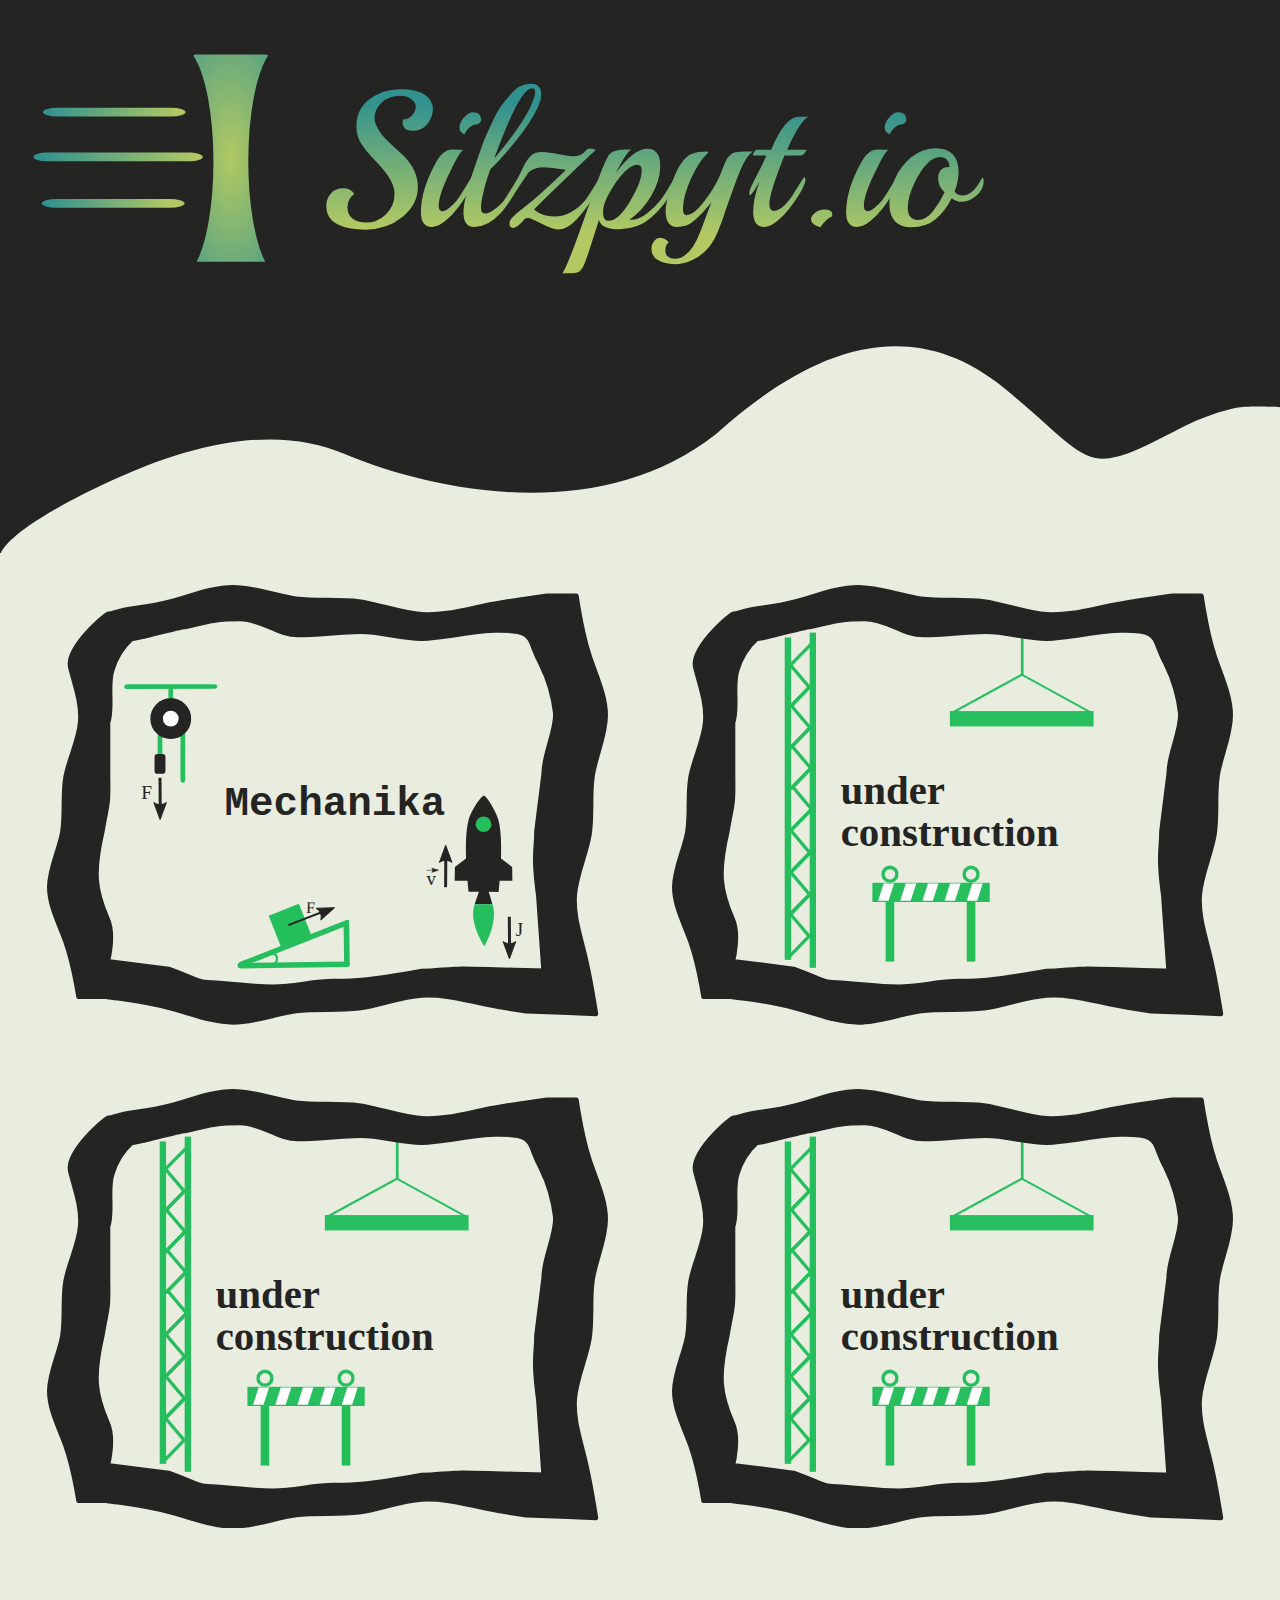
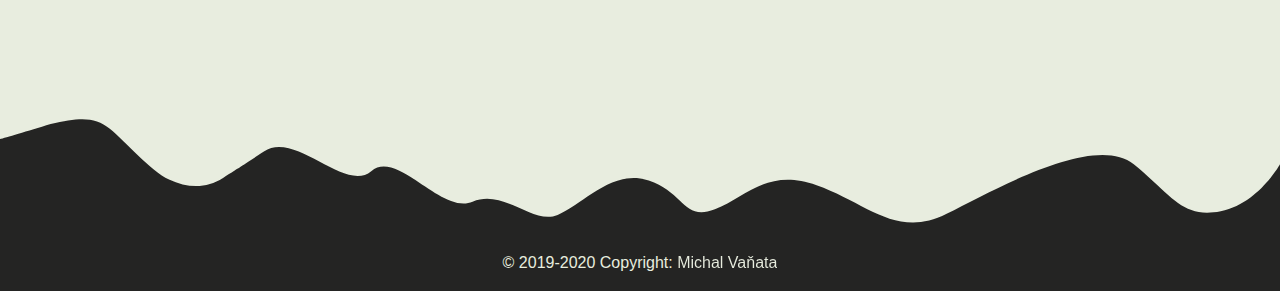
<file: index.html>
<!DOCTYPE html>
<html lang="en">
  <head>
    <meta charset="UTF-8" />
    <meta name="viewport" content="width=device-width, initial-scale=1.0" />
    <meta http-equiv="X-UA-Compatible" content="ie=edge" />
    <title>Silzpytio - fyzika názorně</title>
    <!-- Bootstrap CSS and JS -->
    <link rel="stylesheet" href="https://stackpath.bootstrapcdn.com/bootstrap/4.4.1/css/bootstrap.min.css" integrity="sha384-Vkoo8x4CGsO3+Hhxv8T/Q5PaXtkKtu6ug5TOeNV6gBiFeWPGFN9MuhOf23Q9Ifjh" crossorigin="anonymous" />
    <script src="https://code.jquery.com/jquery-3.4.1.slim.min.js" integrity="sha384-J6qa4849blE2+poT4WnyKhv5vZF5SrPo0iEjwBvKU7imGFAV0wwj1yYfoRSJoZ+n" crossorigin="anonymous"></script>
    <script src="https://cdn.jsdelivr.net/npm/popper.js@1.16.0/dist/umd/popper.min.js" integrity="sha384-Q6E9RHvbIyZFJoft+2mJbHaEWldlvI9IOYy5n3zV9zzTtmI3UksdQRVvoxMfooAo" crossorigin="anonymous"></script>
    <script src="https://stackpath.bootstrapcdn.com/bootstrap/4.4.1/js/bootstrap.min.js" integrity="sha384-wfSDF2E50Y2D1uUdj0O3uMBJnjuUD4Ih7YwaYd1iqfktj0Uod8GCExl3Og8ifwB6" crossorigin="anonymous"></script>
    <!-- Custom CSS-->
    <link href="style.css" rel="stylesheet" />
    <!-- On click animation on big logo on main page -->
    <script>
      "use strict";
      document.addEventListener("DOMContentLoaded", event => {
        let animationState = 0;
        document.getElementById("navlogo").addEventListener("click", animateLogo);

        function animateLogo() {
          if (animationState === 0) {
            let style = document.createElement("style");
            style.innerHTML = `
                     #silzpytio {
        -webkit-transition: all 0.3s ease-in;
        -moz-transition: all 0.3s ease-in;
        -o-transition: all 0.3s ease-in;
        transition: all 0.3s ease-in;
        transform: translate(0px, 0px);
      }
      #right_strokes {
  opacity: 1 !important;
}`;
            document.head.appendChild(style);
            animationState = 1;
            console.log("on");
          } else {
            let style = document.createElement("style");
            style.innerHTML = `
            #silzpytio {
  -webkit-transition: all 0.75s ease-in;
  -moz-transition: all 0.75s ease-in;
  -o-transition: all 0.75s ease-in;
  transition: all 0.75s ease-in;
  transform: translate(-20px, 0px);
}
#right_strokes {
  opacity: 0 !important;
}
`;
            document.head.appendChild(style);
            document.getElementById("wavebackground").style.color = "blue";
            animationState = 0;
            console.log("off");
          }
        }
      });
    </script>
    <!-- Making animatied selections -->
    <script src="./snap.svg-min.js"></script>
    <script src="./animations_index.js"></script>
  </head>

  <body>
    <!-- Fake navbar -->
    <div id="navlogo" class="fluid-container navlogo">
      <section class="wavebackground">
        <!-- Main page logo -->
        <svg xmlns:dc="http://purl.org/dc/elemeznts/1.1/" xmlns:cc="http://creativecommons.org/ns#" xmlns:rdf="http://www.w3.org/1999/02/22-rdf-syntax-ns#" xmlns:svg="http://www.w3.org/2000/svg" xmlns="http://www.w3.org/2000/svg" xmlns:xlink="http://www.w3.org/1999/xlink" xmlns:sodipodi="http://sodipodi.sourceforge.net/DTD/sodipodi-0.dtd" xmlns:inkscape="http://www.inkscape.org/namespaces/inkscape" viewBox="0 0 218.52306 43.200157" version="1.1" id="nav_logo" sodipodi:docname="logo_lens3.svg" inkscape:version="0.92.4 5da689c313, 2019-01-14">
          <defs id="defs2">
            <linearGradient inkscape:collect="always" id="linearGradient858">
              <stop style="stop-color:#31386d;stop-opacity:1;" offset="0" id="stop854" />
              <stop style="stop-color:#31386d;stop-opacity:0;" offset="1" id="stop856" />
            </linearGradient>
            <linearGradient inkscape:collect="always" id="linearGradient844">
              <stop style="stop-color:#b2c963;stop-opacity:1;" offset="0" id="stop840" />
              <stop style="stop-color:#32928f;stop-opacity:1" offset="1" id="stop842" />
            </linearGradient>
            <linearGradient inkscape:collect="always" xlink:href="#linearGradient844" id="linearGradient837" x1="128.94568" y1="35.058514" x2="129.38728" y2="12.932933" gradientUnits="userSpaceOnUse" gradientTransform="matrix(0.9996397,0,0,1.0003604,6.9156329,127.23116)" />
            <radialGradient inkscape:collect="always" xlink:href="#linearGradient844" id="radialGradient897" cx="41.731529" cy="149.132" fx="41.731529" fy="149.132" r="6.9056833" gradientTransform="matrix(2.1843285,-0.02523606,0.05700918,4.9344763,-57.925731,-585.7032)" gradientUnits="userSpaceOnUse" />
            <linearGradient inkscape:collect="always" xlink:href="#linearGradient844" id="linearGradient850" x1="31.265312" y1="157.04951" x2="9.453227" y2="157.04951" gradientUnits="userSpaceOnUse" />
            <linearGradient inkscape:collect="always" xlink:href="#linearGradient844" id="linearGradient852" x1="36.00613" y1="148.9257" x2="8.3783989" y2="148.9257" gradientUnits="userSpaceOnUse" />
            <linearGradient inkscape:collect="always" xlink:href="#linearGradient858" id="linearGradient860" x1="48.091244" y1="148.86039" x2="77.737423" y2="148.86039" gradientUnits="userSpaceOnUse" />
            <linearGradient inkscape:collect="always" xlink:href="#linearGradient844" id="linearGradient870" x1="122.84905" y1="-109.97355" x2="147.82011" y2="-109.97355" gradientUnits="userSpaceOnUse" />
            <linearGradient inkscape:collect="always" xlink:href="#linearGradient844" id="linearGradient876" x1="32.625175" y1="141.06805" x2="9.632864" y2="140.93881" gradientUnits="userSpaceOnUse" />
            <linearGradient inkscape:collect="always" xlink:href="#linearGradient844" id="linearGradient880" x1="-28.448082" y1="146.05313" x2="-3.4770122" y2="146.05313" gradientUnits="userSpaceOnUse" />
            <linearGradient inkscape:collect="always" xlink:href="#linearGradient844" id="linearGradient884" x1="48.091244" y1="148.8604" x2="77.737427" y2="148.8604" gradientUnits="userSpaceOnUse" />
          </defs>
          <sodipodi:namedview id="base" pagecolor="#ffffff" bordercolor="#666666" borderopacity="1.0" inkscape:pageopacity="0.0" inkscape:pageshadow="2" inkscape:zoom="3.1835072" inkscape:cx="109.41882" inkscape:cy="42.730477" inkscape:document-units="mm" inkscape:current-layer="layer1" showgrid="false" inkscape:snap-global="false" inkscape:window-width="1920" inkscape:window-height="1025" inkscape:window-x="0" inkscape:window-y="0" inkscape:window-maximized="1" />
          <metadata id="metadata5">
            <rdf:RDF>
              <cc:Work rdf:about="">
                <dc:format>image/svg+xml</dc:format>
                <dc:type rdf:resource="http://purl.org/dc/dcmitype/StillImage" />
                <dc:title />
              </cc:Work>
            </rdf:RDF>
          </metadata>
          <g inkscape:label="Layer 1" inkscape:groupmode="layer" id="layer1" transform="translate(-6.925303,-127.0535)">
            <path class="NO1" style="opacity:1;fill:url(#radialGradient897);fill-opacity:1;fill-rule:evenodd;stroke:#31386d;stroke-width:0;stroke-linecap:square;stroke-linejoin:miter;stroke-miterlimit:4;stroke-dasharray:none;stroke-opacity:1;paint-order:normal" d="m 35.720905,130.99698 c -0.2168,0 -0.413242,0.0819 -0.561852,0.2155 a 5.5689002,19.921937 0 0 1 3.537024,18.52788 5.5689002,19.921937 0 0 1 -2.931708,17.52666 h 12.002888 a 5.5689002,19.921937 0 0 1 -2.968362,-17.60265 5.5689002,19.921937 0 0 1 3.498909,-18.48471 c -0.143416,-0.11411 -0.325147,-0.18268 -0.523736,-0.18268 z" id="lens" inkscape:connector-curvature="0" inkscape:label="#rect815" />
            <g aria-label="Silzpyt.io" transform="scale(1.0013983,0.99860365)" style="font-style:normal;font-variant:normal;font-weight:normal;font-stretch:normal;font-size:33.41669464px;line-height:1.25;font-family:Molle;-inkscape-font-specification:Molle;letter-spacing:0px;word-spacing:0px;fill:url(#linearGradient837);fill-opacity:1;stroke:none;stroke-width:0.1;stroke-miterlimit:4;stroke-dasharray:none;stroke-opacity:1" id="silzpytio">
              <path
                d="m 91.348342,137.06612 q 3.107753,0 4.444421,1.0025 1.336668,1.00251 1.336668,2.43942 0,1.4035 -0.969085,2.63992 -0.935667,1.203 -2.639918,1.203 -1.704252,0 -1.704252,-1.43691 0,-0.13367 0.06683,-0.53467 0.90225,0 1.570584,-0.70175 0.668334,-0.70175 0.668334,-1.53717 0,-0.83542 -0.802001,-1.37008 -0.802,-0.53467 -1.938168,-0.53467 -1.938168,0 -3.208003,1.16958 -1.269834,1.16959 -1.269834,2.74017 0,0.83542 0.601501,1.83792 0.6015,1.0025 1.136167,1.604 0.568084,0.56808 1.804502,1.73767 1.269834,1.13617 1.503751,1.37008 2.539669,2.53967 2.539669,5.54718 0,2.97408 -2.706753,5.213 -2.706752,2.2055 -6.482838,2.2055 -3.074336,0 -4.979088,-1.0025 -1.871335,-1.0025 -1.871335,-3.14117 0,-1.16958 0.768584,-2.13867 0.768584,-0.96908 2.172085,-0.96908 1.436918,0 1.938169,1.0025 -1.169585,0.93567 -1.169585,2.27233 0,1.30326 0.868834,2.03842 0.902251,0.70175 2.339169,0.70175 2.005002,0 3.508753,-1.43691 1.537168,-1.43692 1.537168,-3.60901 0,-2.2055 -2.873836,-5.24642 -0.03342,-0.0668 -1.169584,-1.23642 -1.136168,-1.203 -1.904752,-2.43941 -0.735167,-1.23642 -0.735167,-2.94067 0,-2.90726 2.272335,-4.67834 2.272335,-1.77109 5.346671,-1.77109 z"
                style="font-style:normal;font-variant:normal;font-weight:normal;font-stretch:normal;font-family:Playball;-inkscape-font-specification:Playball;fill:url(#linearGradient837);fill-opacity:1;stroke:none;stroke-width:0.1;stroke-miterlimit:4;stroke-dasharray:none;stroke-opacity:1"
                id="S"
                inkscape:label="#path847"
              />
              <path
                d="m 104.9489,143.2148 h -0.13367 q -0.66833,0 -1.30325,0.56808 -0.6015,0.56808 -0.86883,1.16958 -0.86884,-0.33416 -0.86884,-1.203 0,-0.86883 0.802,-1.73767 0.802,-0.90225 1.53717,-0.90225 0.73517,0 1.10275,0.33417 0.36759,0.33417 0.36759,0.86884 0,0.50125 -0.63492,0.90225 z m -4.54467,4.411 1.67083,0.0334 h 0.33417 q -0.53467,0.401 -1.43692,2.17208 -0.86883,1.77109 -1.303249,2.67334 -0.434417,0.90225 -1.002501,2.43942 -0.534667,1.53716 -0.534667,2.50625 0,0.96908 0.634917,0.96908 0.434417,0 1.203001,-0.56808 0.801999,-0.6015 1.303249,-1.23642 0.50125,-0.66833 1.10275,-1.67083 0.63492,-1.00251 1.06934,-1.73767 0.46783,-0.73517 0.53466,-0.73517 0.2005,0 0.2005,0.63492 0,0.6015 -0.33416,1.16958 -1.23642,2.07184 -2.27234,3.47534 -1.0025,1.37008 -2.30575,2.406 -1.303251,1.03592 -2.372585,1.03592 -1.871335,0 -1.871335,-2.6065 0,-4.04342 2.773586,-8.95568 1.169584,-2.005 2.606504,-2.005 z"
                style="font-style:normal;font-variant:normal;font-weight:normal;font-stretch:normal;font-family:Playball;-inkscape-font-specification:Playball;fill:url(#linearGradient837);fill-opacity:1;stroke:none;stroke-width:0.1;stroke-miterlimit:4;stroke-dasharray:none;stroke-opacity:1"
                id="I"
                inkscape:label="#path849"
              />
              <path
                d="m 115.30804,140.60829 q -1.203,2.43942 -3.67584,5.54717 -2.47283,3.07434 -4.44442,4.94568 l -0.53466,1.53716 q -0.401,1.16959 -0.76859,2.84042 -0.36758,1.67084 -0.33416,2.37259 0,1.0025 0.73516,1.0025 0.73517,0 1.73767,-0.83542 1.03592,-0.83542 1.50375,-1.43692 0.46784,-0.63491 1.06934,-1.63741 0.63491,-1.00251 1.06933,-1.73767 0.46784,-0.73517 0.53467,-0.73517 0.2005,0 0.2005,0.63492 0,0.6015 -0.33417,1.16958 -1.83792,3.10775 -2.97408,4.37759 -2.30576,2.53967 -4.74517,2.53967 -1.87134,0 -1.87134,-2.53967 0,-2.50625 2.23892,-8.75518 0.16708,-0.53466 0.76858,-2.23891 0.6015,-1.70426 1.03592,-2.63992 0.43442,-0.96909 1.16958,-2.53967 0.73517,-1.57059 1.40351,-2.50625 0.70175,-0.93567 1.53716,-1.90476 1.63742,-1.93816 3.54217,-1.93816 1.90476,0 1.90476,1.73766 0,1.33667 -0.76859,2.74017 z m -0.70175,-3.64242 h -0.23392 q -2.03841,0 -6.51625,12.23051 4.57809,-5.38008 6.24892,-8.822 0.93567,-2.10525 0.93567,-2.74017 0,-0.66834 -0.43442,-0.66834 z"
                style="font-style:normal;font-variant:normal;font-weight:normal;font-stretch:normal;font-family:Playball;-inkscape-font-specification:Playball;fill:url(#linearGradient837);fill-opacity:1;stroke:none;stroke-width:0.1;stroke-miterlimit:4;stroke-dasharray:none;stroke-opacity:1"
                id="L"
                inkscape:label="#path851"
              />
              <path
                d="m 126.30208,154.27572 q -2.23892,3.74267 -3.97658,5.54717 -1.70426,1.8045 -3.34167,1.8045 -0.86884,0 -2.80701,-1.0025 -1.93816,-1.0025 -2.37258,-1.0025 -0.401,0 -0.53467,0.10025 -1.37008,1.63742 -2.07183,1.63742 -0.66834,0 -0.66834,-0.66833 0,-0.66834 0.401,-1.06934 0.43442,-0.43441 0.63492,-0.63491 0.23392,-0.2005 0.66833,-0.53467 0.46784,-0.33417 1.26984,-1.0025 2.43942,-1.97159 5.74767,-5.14617 l 1.16958,-1.10275 -0.66833,-0.10025 q -2.37259,-0.36759 -3.14117,-0.36759 -1.77108,0 -2.70675,0.86884 -0.10025,0.10025 -1.16959,1.73766 -1.06933,1.60401 -1.10275,1.60401 -0.13366,0 -0.13366,-0.70175 0,-0.70176 0.26733,-1.16959 0.26733,-0.46783 0.802,-1.604 0.56808,-1.13617 0.76858,-1.50375 0.23392,-0.401 0.70176,-0.96909 0.46783,-0.56808 1.0025,-0.73516 0.53466,-0.2005 1.13616,-0.2005 0.6015,0 1.87134,0.2005 l 0.401,0.0668 q 2.77358,0.50125 3.47534,0.50125 1.13616,0 2.13866,-1.13617 0.2005,-0.23391 0.53467,-0.23391 0.36758,0 1.06933,0.23391 -2.6065,2.406 -10.86042,10.42601 1.53717,1.23642 3.44192,1.23642 0.0668,0 0.13367,0 1.50375,0 2.97408,-0.802 1.47034,-0.802 2.53967,-2.17209 0.43442,-0.56808 1.50375,-2.30575 1.06934,-1.77108 1.13617,-1.77108 0.16708,0 0.16708,0.63491 0,0.63492 -0.401,1.33667 z"
                style="font-style:normal;font-variant:normal;font-weight:normal;font-stretch:normal;font-family:Playball;-inkscape-font-specification:Playball;fill:url(#linearGradient837);fill-opacity:1;stroke:none;stroke-width:0.1;stroke-miterlimit:4;stroke-dasharray:none;stroke-opacity:1"
                id="Z"
                inkscape:label="#path853"
              />
              <path
                d="m 139.70213,153.8413 q -2.005,3.67584 -4.34417,5.71426 -2.33917,2.03842 -5.54717,2.03842 -3.208,0 -3.609,-1.63742 l -1.87134,5.84792 q -0.66833,1.97159 -1.0025,2.53967 -0.36758,0.6015 -0.802,0.76858 -0.43442,0.16709 -1.10275,0.16709 h -1.604 q 0.86883,-1.26984 3.50875,-8.75518 2.63992,-7.51875 3.47534,-9.59059 0.86883,-2.07183 1.26983,-2.50625 0.802,-0.802 2.77359,-0.802 h 1.0025 q -0.96909,0.66833 -2.63992,4.01 3.10775,-4.14367 5.48034,-4.14367 2.23892,0 2.23892,3.07434 0,2.53967 -1.60401,5.213 -1.604,2.67334 -3.77608,4.14367 h 0.26733 q 1.37009,0 2.77359,-1.10275 1.43691,-1.10275 2.47283,-2.43942 0.56809,-0.73516 1.604,-2.47283 1.03592,-1.77109 1.10275,-1.77109 0.26734,0 0.26734,0.56809 0,0.56808 -0.33417,1.13616 z m -6.51625,-3.50875 q -0.10025,-0.0334 -0.30075,-0.0334 -0.70176,0 -1.53717,0.66833 -1.37009,1.06933 -2.90726,3.54217 -1.53716,2.47283 -1.53716,4.04342 0,1.57058 0.96908,1.57058 1.73767,0 3.77609,-3.44192 2.03842,-3.44192 2.03842,-5.38008 0,-0.83542 -0.50125,-0.96909 z"
                style="font-style:normal;font-variant:normal;font-weight:normal;font-stretch:normal;font-family:Playball;-inkscape-font-specification:Playball;fill:url(#linearGradient837);fill-opacity:1;stroke:none;stroke-width:0.1;stroke-miterlimit:4;stroke-dasharray:none;stroke-opacity:1"
                id="P"
                inkscape:label="#path855"
              />
              <path
                d="m 151.76553,147.95997 h 1.37008 q -1.03591,0.63491 -2.10525,3.14117 -0.86883,2.10525 -1.47033,3.84292 -0.6015,1.70425 -0.73517,2.07183 -0.13367,0.36758 -0.63492,1.8045 -0.46783,1.4035 -0.76858,2.17209 -0.83542,2.33917 -1.93817,3.70925 -1.10275,1.37009 -2.74017,2.17209 -1.63742,0.83541 -3.30825,0.83541 -1.67084,0 -2.84042,-0.66833 -1.203,-0.63492 -1.203,-2.03842 0,-0.73517 0.46783,-1.33667 0.43442,-0.56808 1.03592,-0.56808 0.56808,0 0.96908,0.26733 0.401,0.26734 0.56809,0.6015 -0.6015,0.2005 -0.6015,1.4035 0,0.63492 0.43441,1.00251 0.46784,0.401 1.16959,0.401 2.70675,0 4.54467,-4.84543 l 1.90475,-5.07933 q -1.57058,1.97158 -2.74017,2.97408 -1.13617,0.96909 -1.8045,1.16959 -0.63492,0.2005 -1.53717,0.2005 -0.86883,0 -1.4035,-0.70175 -0.53467,-0.73517 -0.53467,-2.10525 0.0334,-1.40351 0.802,-3.97659 0.80201,-2.57309 1.73767,-4.07684 0.96909,-1.50375 1.97159,-1.93817 1.03592,-0.43441 2.807,-0.43441 0.13367,0 0.13367,0.13366 0,0.13367 -0.2005,0.33417 -1.37009,1.203 -2.80701,4.31075 -1.4035,3.10776 -1.4035,5.24642 0,1.13617 0.63492,1.13617 1.203,0 3.07434,-2.406 1.87133,-2.406 2.87383,-4.812 0.13367,-0.33417 0.36759,-0.96909 0.26733,-0.63491 0.36758,-0.86883 0.10025,-0.23392 0.30075,-0.63492 0.23392,-0.43442 0.401,-0.56808 0.16708,-0.16709 0.43442,-0.401 0.30075,-0.23392 0.6015,-0.30075 0.96908,-0.2005 1.8045,-0.2005 z"
                style="font-style:normal;font-variant:normal;font-weight:normal;font-stretch:normal;font-family:Playball;-inkscape-font-specification:Playball;fill:url(#linearGradient837);fill-opacity:1;stroke:none;stroke-width:0.1;stroke-miterlimit:4;stroke-dasharray:none;stroke-opacity:1"
                id="Y"
                inkscape:label="#path857"
              />
              <path
                d="m 162.82643,141.84471 q -1.63742,1.13617 -3.67584,5.81451 h 3.37509 l 0.0334,0.0334 q 0,0.16709 -0.36758,0.6015 -0.36758,0.401 -0.63492,0.401 h -2.87383 q -2.63992,6.54968 -2.63992,8.42101 0,1.26984 0.802,1.26984 1.16958,0 2.74017,-2.00501 0.36758,-0.43441 0.96908,-1.47033 1.53717,-2.47284 1.604,-2.47284 0.2005,0 0.2005,0.53467 -0.0334,1.26984 -2.77358,4.94567 -0.90225,1.203 -2.17209,2.23892 -1.26983,1.03592 -2.30575,1.03592 -1.90475,0 -1.90475,-2.67334 0,-2.23892 1.06933,-5.14617 v -0.0334 q -0.63491,1.16959 -1.10275,1.73767 -0.43441,0.56809 -0.50125,0.56809 -0.13366,0 -0.13366,-0.401 0,-0.43442 0.43441,-1.37009 0.46784,-0.93567 1.23642,-2.43942 0.802,-1.50375 1.30325,-2.74017 h -2.23892 q -0.10025,0 -0.10025,-0.13366 0,-0.16709 0.23392,-0.53467 0.26733,-0.36758 0.401,-0.36758 h 2.53967 q 2.406,-5.78109 4.87884,-5.78109 1.43691,0 1.604,-0.0334 z"
                style="font-style:normal;font-variant:normal;font-weight:normal;font-stretch:normal;font-family:Playball;-inkscape-font-specification:Playball;fill:url(#linearGradient837);fill-opacity:1;stroke:none;stroke-width:0.1;stroke-miterlimit:4;stroke-dasharray:none;stroke-opacity:1"
                id="T"
                inkscape:label="#path859"
              />
              <path d="m 167.00347,159.35506 q -0.36759,0.0668 -1.10275,0.76858 -0.70175,0.70175 -0.93567,1.13617 -1.63742,-0.53467 -1.63742,-1.37008 0,-0.6015 0.70175,-1.16959 0.73517,-0.56808 1.67084,-0.56808 1.37008,0 1.37008,0.83542 0,0.10025 -0.0668,0.36758 z" style="font-style:normal;font-variant:normal;font-weight:normal;font-stretch:normal;font-family:Playball;-inkscape-font-specification:Playball;fill:url(#linearGradient837);fill-opacity:1;stroke:none;stroke-width:0.1;stroke-miterlimit:4;stroke-dasharray:none;stroke-opacity:1" id="DOT" inkscape:label="#path861" />
              <path
                d="m 179.40106,143.2148 h -0.13367 q -0.66833,0 -1.30325,0.56808 -0.6015,0.56808 -0.86883,1.16958 -0.86884,-0.33416 -0.86884,-1.203 0,-0.86883 0.802,-1.73767 0.80201,-0.90225 1.53717,-0.90225 0.73517,0 1.10275,0.33417 0.36759,0.33417 0.36759,0.86884 0,0.50125 -0.63492,0.90225 z m -4.54467,4.411 1.67083,0.0334 h 0.33417 q -0.53467,0.401 -1.43692,2.17208 -0.86883,1.77109 -1.30325,2.67334 -0.43441,0.90225 -1.0025,2.43942 -0.53467,1.53716 -0.53467,2.50625 0,0.96908 0.63492,0.96908 0.43442,0 1.203,-0.56808 0.802,-0.6015 1.30325,-1.23642 0.50125,-0.66833 1.10275,-1.67083 0.63492,-1.00251 1.06934,-1.73767 0.46783,-0.73517 0.53467,-0.73517 0.2005,0 0.2005,0.63492 0,0.6015 -0.33417,1.16958 -1.23642,2.07184 -2.27234,3.47534 -1.0025,1.37008 -2.30575,2.406 -1.30325,1.03592 -2.37258,1.03592 -1.87134,0 -1.87134,-2.6065 0,-4.04342 2.77359,-8.95568 1.16958,-2.005 2.6065,-2.005 z"
                style="font-style:normal;font-variant:normal;font-weight:normal;font-stretch:normal;font-family:Playball;-inkscape-font-specification:Playball;fill:url(#linearGradient837);fill-opacity:1;stroke:none;stroke-width:0.1;stroke-miterlimit:4;stroke-dasharray:none;stroke-opacity:1"
                id="I2"
                inkscape:label="#path863"
              />
              <path
                d="m 193.1687,152.77197 q 0.10025,-0.2005 0.2005,-0.2005 0.2005,0 0.2005,0.50125 0,1.604 -1.30325,2.67334 -1.26983,1.03591 -2.406,1.03591 -1.10275,0 -1.90475,-0.63491 -1.203,2.37258 -2.87384,3.74267 -1.63741,1.37008 -4.24392,1.37008 -1.67083,0 -2.74017,-1.0025 -1.03591,-1.03592 -1.03591,-3.10775 0,-2.10525 0.93566,-4.31076 0.96909,-2.23891 2.87384,-3.84292 1.93817,-1.604 4.31075,-1.604 3.97659,0 3.97659,4.21051 0,1.604 -0.70175,3.37508 0.50125,0.70175 1.43692,0.70175 1.73767,0 3.27483,-2.90725 z m -5.58058,-2.07183 q -0.13367,-1.77109 -1.60401,-1.77109 -2.30575,0 -4.51125,4.47784 -1.203,2.47283 -1.203,4.47783 0,2.00501 1.73767,2.10526 1.43692,0 2.63992,-1.50375 1.23641,-1.53717 2.07183,-3.37509 -1.13617,-0.96908 -1.13617,-2.43942 0,-0.90225 0.46784,-1.43692 0.50125,-0.53466 1.33667,-0.53466 z"
                style="font-style:normal;font-variant:normal;font-weight:normal;font-stretch:normal;font-family:Playball;-inkscape-font-specification:Playball;fill:url(#linearGradient837);fill-opacity:1;stroke:none;stroke-width:0.1;stroke-miterlimit:4;stroke-dasharray:none;stroke-opacity:1"
                id="O"
                inkscape:label="#path865"
              />
            </g>
            <g id="left_strokes" inkscape:label="#g845">
              <rect ry="2.5779419" rx="2.5779421" y="156.27878" x="8.6468935" height="1.5414913" width="24.975729" id="rect850" style="opacity:1;fill:url(#linearGradient850);fill-opacity:1;fill-rule:evenodd;stroke:#31386d;stroke-width:0;stroke-linecap:square;stroke-linejoin:miter;stroke-miterlimit:4;stroke-dasharray:none;stroke-opacity:1;paint-order:normal" class="NO1" />
              <rect ry="2.5779419" rx="2.5779421" y="140.2973" x="8.8350258" height="1.5414913" width="24.975729" id="rect858" style="opacity:1;fill:url(#linearGradient876);fill-opacity:1;fill-rule:evenodd;stroke:#31386d;stroke-width:0;stroke-linecap:square;stroke-linejoin:miter;stroke-miterlimit:4;stroke-dasharray:none;stroke-opacity:1;paint-order:normal" class="NO1" />
              <path inkscape:connector-curvature="0" id="rect856" d="M 9.7532449,148.15497 H 34.243538 c 1.42818,0 2.577942,0.34375 2.577942,0.77074 0,0.427 -1.149762,0.77075 -2.577942,0.77075 H 9.7532449 c -1.4281798,0 -2.5779419,-0.34375 -2.5779419,-0.77075 0,-0.42699 1.1497621,-0.77074 2.5779419,-0.77074 z" style="opacity:1;fill:url(#linearGradient852);fill-opacity:1;fill-rule:evenodd;stroke:none;stroke-width:0.49999997;stroke-linecap:square;stroke-linejoin:miter;stroke-miterlimit:4;stroke-dasharray:none;stroke-opacity:1;paint-order:normal" class="NO1" />
            </g>
            <g id="right_strokes" inkscape:label="g849">
              <rect transform="matrix(0.86092799,-0.50872683,0.50927042,0.86060655,0,0)" style="opacity:1;fill:url(#linearGradient880);fill-opacity:1;fill-rule:evenodd;stroke:#31386d;stroke-width:0;stroke-linecap:square;stroke-linejoin:miter;stroke-miterlimit:4;stroke-dasharray:none;stroke-opacity:1;paint-order:normal" id="rect859" width="24.971069" height="1.5417794" x="-28.448082" y="145.28224" rx="2.5779417" ry="2.5779414" class="NO2" />
              <path inkscape:connector-curvature="0" id="rect863" d="M 50.669186,148.08965 H 75.15948 c 1.42818,0 2.577942,0.34375 2.577942,0.77074 0,0.427 -1.149762,0.77075 -2.577942,0.77075 H 50.669186 c -1.428179,0 -2.577941,-0.34375 -2.577941,-0.77075 0,-0.42699 1.149762,-0.77074 2.577941,-0.77074 z" style="opacity:1;fill:url(#linearGradient884);fill-opacity:1;fill-rule:evenodd;stroke:url(#linearGradient860);stroke-width:0;stroke-linecap:square;stroke-linejoin:miter;stroke-miterlimit:4;stroke-dasharray:none;stroke-opacity:1;paint-order:normal" class="NO2" />
              <rect ry="2.5779414" rx="2.5779417" y="-110.74444" x="122.84905" height="1.5417794" width="24.971069" id="rect871" style="opacity:1;fill:url(#linearGradient870);fill-opacity:1;fill-rule:evenodd;stroke:none;stroke-width:0;stroke-linecap:square;stroke-linejoin:miter;stroke-miterlimit:4;stroke-dasharray:none;stroke-opacity:1;paint-order:normal" transform="matrix(0.86092799,0.50872683,0.50927042,-0.86060655,0,0)" class="NO2" />
            </g>
          </g>
        </svg>
        <!-- Navbar wave -->
        <svg xmlns:dc="http://purl.org/dc/elements/1.1/" xmlns:cc="http://creativecommons.org/ns#" xmlns:rdf="http://www.w3.org/1999/02/22-rdf-syntax-ns#" xmlns:svg="http://www.w3.org/2000/svg" xmlns="http://www.w3.org/2000/svg" xmlns:sodipodi="http://sodipodi.sourceforge.net/DTD/sodipodi-0.dtd" xmlns:inkscape="http://www.inkscape.org/namespaces/inkscape" viewBox="0 0 370.41668 79.374999" version="1.1" id="curve" inkscape:version="0.92.4 5da689c313, 2019-01-14" sodipodi:docname="wave.svg">
          <defs id="defs815">
            <inkscape:path-effect effect="spiro" id="path-effect1368" is_visible="true" />
          </defs>
          <sodipodi:namedview id="base" pagecolor="#ffffff" bordercolor="#666666" borderopacity="1.0" inkscape:pageopacity="0.0" inkscape:pageshadow="2" inkscape:zoom="0.5" inkscape:cx="460.32507" inkscape:cy="-127.99274" inkscape:document-units="mm" inkscape:current-layer="layer1" showgrid="false" units="px" inkscape:snap-global="false" inkscape:window-width="1920" inkscape:window-height="1025" inkscape:window-x="0" inkscape:window-y="0" inkscape:window-maximized="1" />
          <metadata id="metadata818">
            <rdf:RDF>
              <cc:Work rdf:about="">
                <dc:format>image/svg+xml</dc:format>
                <dc:type rdf:resource="http://purl.org/dc/dcmitype/StillImage" />
                <dc:title></dc:title>
              </cc:Work>
            </rdf:RDF>
          </metadata>
          <g inkscape:label="Layer 1" inkscape:groupmode="layer" id="random" transform="translate(0,-217.625)">
            <path style="fill:#2ecc79;fill-opacity:1;stroke:#000000;stroke-width:0.26458332px;stroke-linecap:butt;stroke-linejoin:miter;stroke-opacity:1" d="m 29.505349,277.25352 c 29.809292,-14.1949 52.521133,-16.56072 70.264762,-8.99011 19.331149,8.24795 71.137709,23.10179 107.644649,-5.91455 22.90002,-20.50633 53.05346,-37.65492 83.04017,-13.24857 26.93746,21.92455 22.11145,26.93724 50.97443,11.79601 6.34046,-3.32614 12.33825,-5.15223 16.34154,-6.01329 3.00302,-0.64592 10.77102,-0.35615 12.72619,-0.14072 1.98001,0.21817 0.50392,43.30354 0.32211,43.30333 L 0.08609592,297.63185 c 0,0 -0.39003627,-6.18344 29.41925308,-20.37834 z" id="path1372" inkscape:connector-curvature="0" sodipodi:nodetypes="cscssssscsc" />
          </g>
        </svg>
      </section>
    </div>
    <!-- Content selection -->
    <div class="container-fluid">
      <div class="row">
        <div class="col-md-6 col-sm-12 category" id="mechanics"></div>
        <div class="col-md-6 col-sm-12 category" id="optics"></div>
      </div>
      <div class="row">
        <div class="col-md-6 col-sm-12 category " id="electromagnetism"></div>
        <div class="col-md-6 col-sm-12 category" id="thermics"></div>
      </div>
    </div>
    <!-- Footer wave -->
    <section id="wavebackground" class="wavebackground">
      <svg xmlns:dc="http://purl.org/dc/elements/1.1/" xmlns:cc="http://creativecommons.org/ns#" xmlns:rdf="http://www.w3.org/1999/02/22-rdf-syntax-ns#" xmlns:svg="http://www.w3.org/2000/svg" xmlns="http://www.w3.org/2000/svg" xmlns:sodipodi="http://sodipodi.sourceforge.net/DTD/sodipodi-0.dtd" xmlns:inkscape="http://www.inkscape.org/namespaces/inkscape" viewBox="0 0 370.41668 79.374999" version="1.1" id="curve_bottom" inkscape:version="0.92.4 5da689c313, 2019-01-14" sodipodi:docname="wave_bottom.svg">
        <defs id="defs815">
          <inkscape:path-effect effect="spiro" id="path-effect1368" is_visible="true" />
        </defs>
        <sodipodi:namedview id="base" pagecolor="#ffffff" bordercolor="#666666" borderopacity="1.0" inkscape:pageopacity="0.0" inkscape:pageshadow="2" inkscape:zoom="2.6594245" inkscape:cx="332.64067" inkscape:cy="136.71032" inkscape:document-units="mm" inkscape:current-layer="layer1" showgrid="false" units="px" inkscape:snap-global="false" inkscape:window-width="1920" inkscape:window-height="1025" inkscape:window-x="0" inkscape:window-y="0" inkscape:window-maximized="1" />
        <metadata id="metadata818">
          <rdf:RDF>
            <cc:Work rdf:about="">
              <dc:format>image/svg+xml</dc:format>
              <dc:type rdf:resource="http://purl.org/dc/dcmitype/StillImage" />
              <dc:title />
            </cc:Work>
          </rdf:RDF>
        </metadata>
        <g inkscape:label="Layer 1" inkscape:groupmode="layer" id="layer1" transform="translate(0,-217.625)">
          <path
            style="fill:#2ecc79;fill-opacity:1;stroke:none;stroke-width:0.26458332px;stroke-linecap:butt;stroke-linejoin:miter;stroke-opacity:1"
            d="m -0.3282076,217.35495 v 52.18501 c 0,0 7.248056,-2.07182 14.9881466,-4.4855 8.204247,-1.87218 12.747903,-2.19461 17.11761,1.37009 4.58713,3.74207 11.76466,12.19582 17.125383,14.71208 5.360725,2.51626 10.814702,2.71042 15.644563,-0.43761 6.12654,-3.99319 2.57096,-1.53164 11.815474,-7.65818 9.232698,-6.11871 23.521543,12.14369 31.070321,5.68894 7.54877,-6.45475 20.23947,12.69069 29.31988,8.8616 9.08041,-3.82909 17.395,6.78296 24.61557,3.82909 7.22056,-2.95387 15.86336,-13.56591 26.36601,-9.95563 10.50264,3.61028 10.06503,11.81547 19.14544,8.31459 9.08041,-3.50088 14.98815,-12.03428 29.42928,-7.00176 14.44114,5.03252 23.08394,15.64456 37.63447,8.31459 14.55053,-7.32997 42.99519,-23.41214 54.15426,-14.33173 11.15907,9.08041 14.00352,15.75396 25.16259,13.56592 11.15904,-2.18806 17.50438,-14.22233 17.50438,-14.22233 l 0.10941,-59.18678 z"
            id="path850"
            inkscape:connector-curvature="0"
            sodipodi:nodetypes="cccsssssssssssscccc"
          />
        </g>
      </svg>
    </section>
    <!-- Footer -->
    <footer class="page-footer font-small blue">
      <div class="footer-copyright text-center py-3">
        © 2019-2020 Copyright:
        <a class="mainStyle" href="https://daybringer.github.io/"> Michal Vaňata</a>
      </div>
    </footer>
  </body>
</html>
</file>
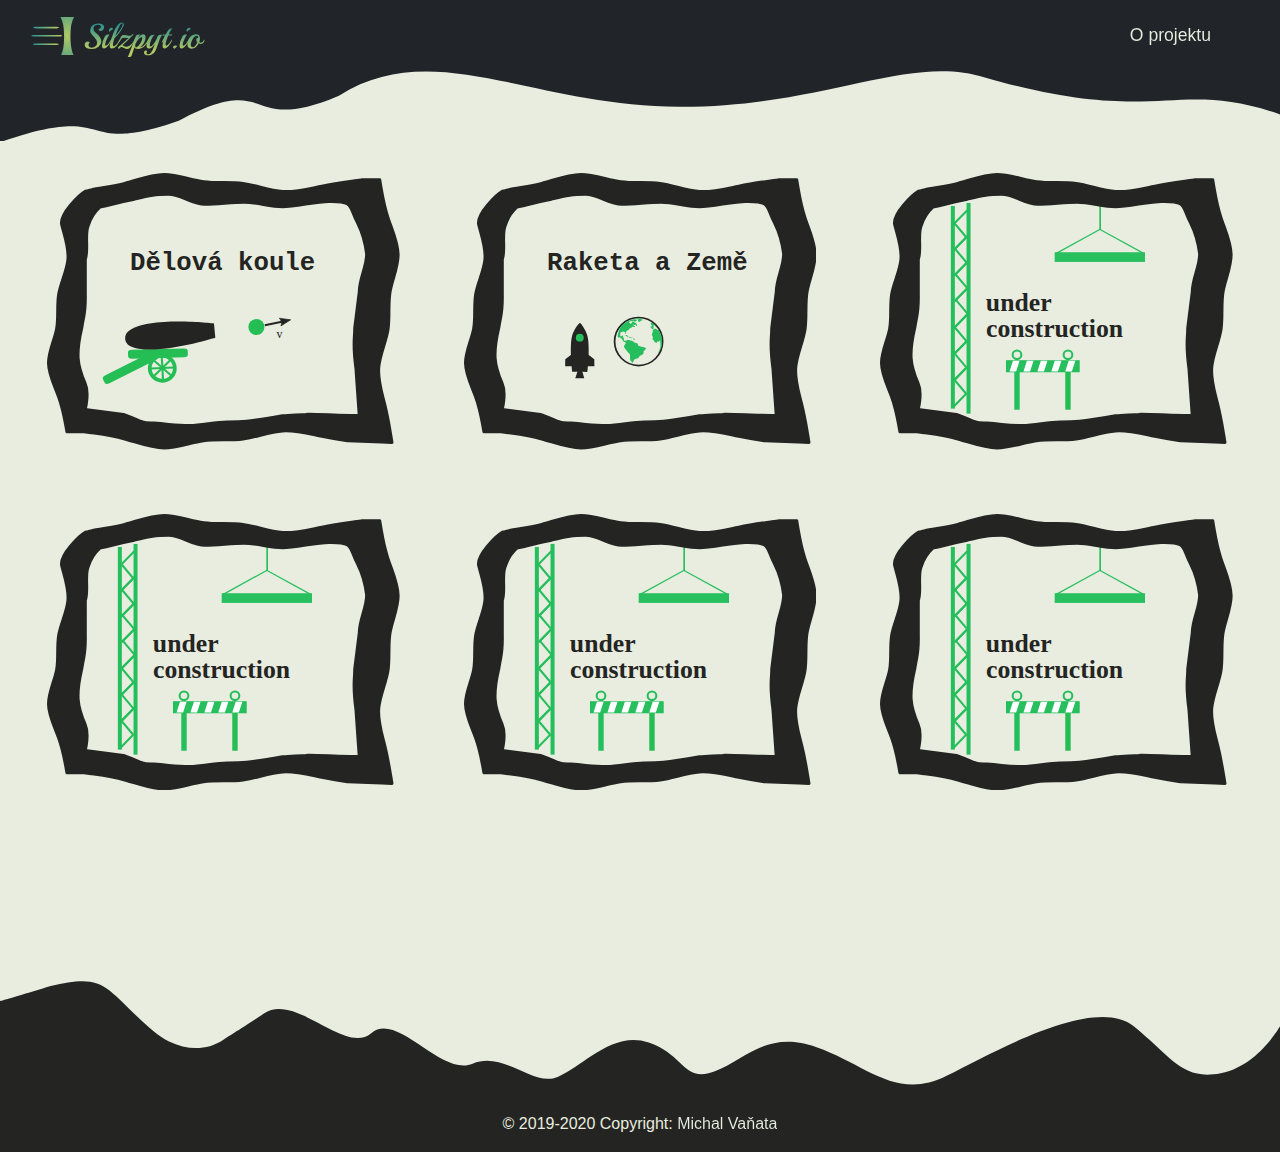
<file: mechanics.html>
<!DOCTYPE html>
<html lang="en">
  <head>
    <meta charset="UTF-8" />
    <meta name="viewport" content="width=device-width, initial-scale=1.0" />
    <meta http-equiv="X-UA-Compatible" content="ie=edge" />
    <title>Silzpytio - Mechanika</title>
    <!-- Bootstrap CSS and JS -->
    <link
      rel="stylesheet"
      href="https://stackpath.bootstrapcdn.com/bootstrap/4.4.1/css/bootstrap.min.css"
      integrity="sha384-Vkoo8x4CGsO3+Hhxv8T/Q5PaXtkKtu6ug5TOeNV6gBiFeWPGFN9MuhOf23Q9Ifjh"
      crossorigin="anonymous"
    />
    <script
      src="https://code.jquery.com/jquery-3.4.1.slim.min.js"
      integrity="sha384-J6qa4849blE2+poT4WnyKhv5vZF5SrPo0iEjwBvKU7imGFAV0wwj1yYfoRSJoZ+n"
      crossorigin="anonymous"
    ></script>
    <script
      src="https://cdn.jsdelivr.net/npm/popper.js@1.16.0/dist/umd/popper.min.js"
      integrity="sha384-Q6E9RHvbIyZFJoft+2mJbHaEWldlvI9IOYy5n3zV9zzTtmI3UksdQRVvoxMfooAo"
      crossorigin="anonymous"
    ></script>
    <script
      src="https://stackpath.bootstrapcdn.com/bootstrap/4.4.1/js/bootstrap.min.js"
      integrity="sha384-wfSDF2E50Y2D1uUdj0O3uMBJnjuUD4Ih7YwaYd1iqfktj0Uod8GCExl3Og8ifwB6"
      crossorigin="anonymous"
    ></script>
    <!-- Custom CSS -->
    <link href="./style.css" rel="stylesheet" />
    <!-- Making animatied selections -->
    <script src="./snap.svg-min.js"></script>
    <script src="./animations_mechanics.js"></script>
  </head>

  <body class="navbar_fixed">
    <!-- Navbar -->
    <nav
      class="navbar navbar-expand-lg fixed-top"
      style="background-color:#212529; "
    >
      <!-- LOGO and navbar content-->
      <div class="container-fluid">
        <a class="navbar-brand" href="../index.html">
          <svg
            xmlns:dc="http://purl.org/dc/elements/1.1/"
            xmlns:cc="http://creativecommons.org/ns#"
            xmlns:rdf="http://www.w3.org/1999/02/22-rdf-syntax-ns#"
            xmlns:svg="http://www.w3.org/2000/svg"
            xmlns="http://www.w3.org/2000/svg"
            xmlns:xlink="http://www.w3.org/1999/xlink"
            xmlns:sodipodi="http://sodipodi.sourceforge.net/DTD/sodipodi-0.dtd"
            xmlns:inkscape="http://www.inkscape.org/namespaces/inkscape"
            viewBox="0 0 218.52306 43.200157"
            height="45px"
            version="1.1"
            id="nav_logo_mini"
            sodipodi:docname="logo_lens3.svg"
            inkscape:version="0.92.4 5da689c313, 2019-01-14"
          >
            <defs id="defs2">
              <linearGradient inkscape:collect="always" id="linearGradient858">
                <stop
                  style="stop-color:#31386d;stop-opacity:1;"
                  offset="0"
                  id="stop854"
                />
                <stop
                  style="stop-color:#31386d;stop-opacity:0;"
                  offset="1"
                  id="stop856"
                />
              </linearGradient>
              <linearGradient inkscape:collect="always" id="linearGradient844">
                <stop
                  style="stop-color:#b2c963;stop-opacity:1;"
                  offset="0"
                  id="stop840"
                />
                <stop
                  style="stop-color:#32928f;stop-opacity:1"
                  offset="1"
                  id="stop842"
                />
              </linearGradient>
              <linearGradient
                inkscape:collect="always"
                xlink:href="#linearGradient844"
                id="linearGradient837"
                x1="128.94568"
                y1="35.058514"
                x2="129.38728"
                y2="12.932933"
                gradientUnits="userSpaceOnUse"
                gradientTransform="matrix(0.9996397,0,0,1.0003604,6.9156329,127.23116)"
              />
              <radialGradient
                inkscape:collect="always"
                xlink:href="#linearGradient844"
                id="radialGradient897"
                cx="41.731529"
                cy="149.132"
                fx="41.731529"
                fy="149.132"
                r="6.9056833"
                gradientTransform="matrix(2.1843285,-0.02523606,0.05700918,4.9344763,-57.925731,-585.7032)"
                gradientUnits="userSpaceOnUse"
              />
              <linearGradient
                inkscape:collect="always"
                xlink:href="#linearGradient844"
                id="linearGradient850"
                x1="31.265312"
                y1="157.04951"
                x2="9.453227"
                y2="157.04951"
                gradientUnits="userSpaceOnUse"
              />
              <linearGradient
                inkscape:collect="always"
                xlink:href="#linearGradient844"
                id="linearGradient852"
                x1="36.00613"
                y1="148.9257"
                x2="8.3783989"
                y2="148.9257"
                gradientUnits="userSpaceOnUse"
              />
              <linearGradient
                inkscape:collect="always"
                xlink:href="#linearGradient858"
                id="linearGradient860"
                x1="48.091244"
                y1="148.86039"
                x2="77.737423"
                y2="148.86039"
                gradientUnits="userSpaceOnUse"
              />
              <linearGradient
                inkscape:collect="always"
                xlink:href="#linearGradient844"
                id="linearGradient870"
                x1="122.84905"
                y1="-109.97355"
                x2="147.82011"
                y2="-109.97355"
                gradientUnits="userSpaceOnUse"
              />
              <linearGradient
                inkscape:collect="always"
                xlink:href="#linearGradient844"
                id="linearGradient876"
                x1="32.625175"
                y1="141.06805"
                x2="9.632864"
                y2="140.93881"
                gradientUnits="userSpaceOnUse"
              />
              <linearGradient
                inkscape:collect="always"
                xlink:href="#linearGradient844"
                id="linearGradient880"
                x1="-28.448082"
                y1="146.05313"
                x2="-3.4770122"
                y2="146.05313"
                gradientUnits="userSpaceOnUse"
              />
              <linearGradient
                inkscape:collect="always"
                xlink:href="#linearGradient844"
                id="linearGradient884"
                x1="48.091244"
                y1="148.8604"
                x2="77.737427"
                y2="148.8604"
                gradientUnits="userSpaceOnUse"
              />
            </defs>
            <sodipodi:namedview
              id="base"
              pagecolor="#ffffff"
              bordercolor="#666666"
              borderopacity="1.0"
              inkscape:pageopacity="0.0"
              inkscape:pageshadow="2"
              inkscape:zoom="3.1835072"
              inkscape:cx="109.41882"
              inkscape:cy="42.730477"
              inkscape:document-units="mm"
              inkscape:current-layer="layer1"
              showgrid="false"
              inkscape:snap-global="false"
              inkscape:window-width="1920"
              inkscape:window-height="1025"
              inkscape:window-x="0"
              inkscape:window-y="0"
              inkscape:window-maximized="1"
            />
            <metadata id="metadata5">
              <rdf:RDF>
                <cc:Work rdf:about="">
                  <dc:format>image/svg+xml</dc:format>
                  <dc:type
                    rdf:resource="http://purl.org/dc/dcmitype/StillImage"
                  />
                  <dc:title />
                </cc:Work>
              </rdf:RDF>
            </metadata>
            <g
              inkscape:label="Layer 1"
              inkscape:groupmode="layer"
              id="layer1"
              transform="translate(-6.925303,-127.0535)"
            >
              <path
                class="NO1"
                style="opacity:1;fill:url(#radialGradient897);fill-opacity:1;fill-rule:evenodd;stroke:#31386d;stroke-width:0;stroke-linecap:square;stroke-linejoin:miter;stroke-miterlimit:4;stroke-dasharray:none;stroke-opacity:1;paint-order:normal"
                d="m 35.720905,130.99698 c -0.2168,0 -0.413242,0.0819 -0.561852,0.2155 a 5.5689002,19.921937 0 0 1 3.537024,18.52788 5.5689002,19.921937 0 0 1 -2.931708,17.52666 h 12.002888 a 5.5689002,19.921937 0 0 1 -2.968362,-17.60265 5.5689002,19.921937 0 0 1 3.498909,-18.48471 c -0.143416,-0.11411 -0.325147,-0.18268 -0.523736,-0.18268 z"
                id="lens"
                inkscape:connector-curvature="0"
                inkscape:label="#rect815"
              />
              <g
                aria-label="Silzpyt.io"
                transform="scale(1.0013983,0.99860365)"
                style="font-style:normal;font-variant:normal;font-weight:normal;font-stretch:normal;font-size:33.41669464px;line-height:1.25;font-family:Molle;-inkscape-font-specification:Molle;letter-spacing:0px;word-spacing:0px;fill:url(#linearGradient837);fill-opacity:1;stroke:none;stroke-width:0.1;stroke-miterlimit:4;stroke-dasharray:none;stroke-opacity:1"
                id="silzpytio_mini"
              >
                <path
                  d="m 91.348342,137.06612 q 3.107753,0 4.444421,1.0025 1.336668,1.00251 1.336668,2.43942 0,1.4035 -0.969085,2.63992 -0.935667,1.203 -2.639918,1.203 -1.704252,0 -1.704252,-1.43691 0,-0.13367 0.06683,-0.53467 0.90225,0 1.570584,-0.70175 0.668334,-0.70175 0.668334,-1.53717 0,-0.83542 -0.802001,-1.37008 -0.802,-0.53467 -1.938168,-0.53467 -1.938168,0 -3.208003,1.16958 -1.269834,1.16959 -1.269834,2.74017 0,0.83542 0.601501,1.83792 0.6015,1.0025 1.136167,1.604 0.568084,0.56808 1.804502,1.73767 1.269834,1.13617 1.503751,1.37008 2.539669,2.53967 2.539669,5.54718 0,2.97408 -2.706753,5.213 -2.706752,2.2055 -6.482838,2.2055 -3.074336,0 -4.979088,-1.0025 -1.871335,-1.0025 -1.871335,-3.14117 0,-1.16958 0.768584,-2.13867 0.768584,-0.96908 2.172085,-0.96908 1.436918,0 1.938169,1.0025 -1.169585,0.93567 -1.169585,2.27233 0,1.30326 0.868834,2.03842 0.902251,0.70175 2.339169,0.70175 2.005002,0 3.508753,-1.43691 1.537168,-1.43692 1.537168,-3.60901 0,-2.2055 -2.873836,-5.24642 -0.03342,-0.0668 -1.169584,-1.23642 -1.136168,-1.203 -1.904752,-2.43941 -0.735167,-1.23642 -0.735167,-2.94067 0,-2.90726 2.272335,-4.67834 2.272335,-1.77109 5.346671,-1.77109 z"
                  style="font-style:normal;font-variant:normal;font-weight:normal;font-stretch:normal;font-family:Playball;-inkscape-font-specification:Playball;fill:url(#linearGradient837);fill-opacity:1;stroke:none;stroke-width:0.1;stroke-miterlimit:4;stroke-dasharray:none;stroke-opacity:1"
                  id="S"
                  inkscape:label="#path847"
                />
                <path
                  d="m 104.9489,143.2148 h -0.13367 q -0.66833,0 -1.30325,0.56808 -0.6015,0.56808 -0.86883,1.16958 -0.86884,-0.33416 -0.86884,-1.203 0,-0.86883 0.802,-1.73767 0.802,-0.90225 1.53717,-0.90225 0.73517,0 1.10275,0.33417 0.36759,0.33417 0.36759,0.86884 0,0.50125 -0.63492,0.90225 z m -4.54467,4.411 1.67083,0.0334 h 0.33417 q -0.53467,0.401 -1.43692,2.17208 -0.86883,1.77109 -1.303249,2.67334 -0.434417,0.90225 -1.002501,2.43942 -0.534667,1.53716 -0.534667,2.50625 0,0.96908 0.634917,0.96908 0.434417,0 1.203001,-0.56808 0.801999,-0.6015 1.303249,-1.23642 0.50125,-0.66833 1.10275,-1.67083 0.63492,-1.00251 1.06934,-1.73767 0.46783,-0.73517 0.53466,-0.73517 0.2005,0 0.2005,0.63492 0,0.6015 -0.33416,1.16958 -1.23642,2.07184 -2.27234,3.47534 -1.0025,1.37008 -2.30575,2.406 -1.303251,1.03592 -2.372585,1.03592 -1.871335,0 -1.871335,-2.6065 0,-4.04342 2.773586,-8.95568 1.169584,-2.005 2.606504,-2.005 z"
                  style="font-style:normal;font-variant:normal;font-weight:normal;font-stretch:normal;font-family:Playball;-inkscape-font-specification:Playball;fill:url(#linearGradient837);fill-opacity:1;stroke:none;stroke-width:0.1;stroke-miterlimit:4;stroke-dasharray:none;stroke-opacity:1"
                  id="I"
                  inkscape:label="#path849"
                />
                <path
                  d="m 115.30804,140.60829 q -1.203,2.43942 -3.67584,5.54717 -2.47283,3.07434 -4.44442,4.94568 l -0.53466,1.53716 q -0.401,1.16959 -0.76859,2.84042 -0.36758,1.67084 -0.33416,2.37259 0,1.0025 0.73516,1.0025 0.73517,0 1.73767,-0.83542 1.03592,-0.83542 1.50375,-1.43692 0.46784,-0.63491 1.06934,-1.63741 0.63491,-1.00251 1.06933,-1.73767 0.46784,-0.73517 0.53467,-0.73517 0.2005,0 0.2005,0.63492 0,0.6015 -0.33417,1.16958 -1.83792,3.10775 -2.97408,4.37759 -2.30576,2.53967 -4.74517,2.53967 -1.87134,0 -1.87134,-2.53967 0,-2.50625 2.23892,-8.75518 0.16708,-0.53466 0.76858,-2.23891 0.6015,-1.70426 1.03592,-2.63992 0.43442,-0.96909 1.16958,-2.53967 0.73517,-1.57059 1.40351,-2.50625 0.70175,-0.93567 1.53716,-1.90476 1.63742,-1.93816 3.54217,-1.93816 1.90476,0 1.90476,1.73766 0,1.33667 -0.76859,2.74017 z m -0.70175,-3.64242 h -0.23392 q -2.03841,0 -6.51625,12.23051 4.57809,-5.38008 6.24892,-8.822 0.93567,-2.10525 0.93567,-2.74017 0,-0.66834 -0.43442,-0.66834 z"
                  style="font-style:normal;font-variant:normal;font-weight:normal;font-stretch:normal;font-family:Playball;-inkscape-font-specification:Playball;fill:url(#linearGradient837);fill-opacity:1;stroke:none;stroke-width:0.1;stroke-miterlimit:4;stroke-dasharray:none;stroke-opacity:1"
                  id="L"
                  inkscape:label="#path851"
                />
                <path
                  d="m 126.30208,154.27572 q -2.23892,3.74267 -3.97658,5.54717 -1.70426,1.8045 -3.34167,1.8045 -0.86884,0 -2.80701,-1.0025 -1.93816,-1.0025 -2.37258,-1.0025 -0.401,0 -0.53467,0.10025 -1.37008,1.63742 -2.07183,1.63742 -0.66834,0 -0.66834,-0.66833 0,-0.66834 0.401,-1.06934 0.43442,-0.43441 0.63492,-0.63491 0.23392,-0.2005 0.66833,-0.53467 0.46784,-0.33417 1.26984,-1.0025 2.43942,-1.97159 5.74767,-5.14617 l 1.16958,-1.10275 -0.66833,-0.10025 q -2.37259,-0.36759 -3.14117,-0.36759 -1.77108,0 -2.70675,0.86884 -0.10025,0.10025 -1.16959,1.73766 -1.06933,1.60401 -1.10275,1.60401 -0.13366,0 -0.13366,-0.70175 0,-0.70176 0.26733,-1.16959 0.26733,-0.46783 0.802,-1.604 0.56808,-1.13617 0.76858,-1.50375 0.23392,-0.401 0.70176,-0.96909 0.46783,-0.56808 1.0025,-0.73516 0.53466,-0.2005 1.13616,-0.2005 0.6015,0 1.87134,0.2005 l 0.401,0.0668 q 2.77358,0.50125 3.47534,0.50125 1.13616,0 2.13866,-1.13617 0.2005,-0.23391 0.53467,-0.23391 0.36758,0 1.06933,0.23391 -2.6065,2.406 -10.86042,10.42601 1.53717,1.23642 3.44192,1.23642 0.0668,0 0.13367,0 1.50375,0 2.97408,-0.802 1.47034,-0.802 2.53967,-2.17209 0.43442,-0.56808 1.50375,-2.30575 1.06934,-1.77108 1.13617,-1.77108 0.16708,0 0.16708,0.63491 0,0.63492 -0.401,1.33667 z"
                  style="font-style:normal;font-variant:normal;font-weight:normal;font-stretch:normal;font-family:Playball;-inkscape-font-specification:Playball;fill:url(#linearGradient837);fill-opacity:1;stroke:none;stroke-width:0.1;stroke-miterlimit:4;stroke-dasharray:none;stroke-opacity:1"
                  id="Z"
                  inkscape:label="#path853"
                />
                <path
                  d="m 139.70213,153.8413 q -2.005,3.67584 -4.34417,5.71426 -2.33917,2.03842 -5.54717,2.03842 -3.208,0 -3.609,-1.63742 l -1.87134,5.84792 q -0.66833,1.97159 -1.0025,2.53967 -0.36758,0.6015 -0.802,0.76858 -0.43442,0.16709 -1.10275,0.16709 h -1.604 q 0.86883,-1.26984 3.50875,-8.75518 2.63992,-7.51875 3.47534,-9.59059 0.86883,-2.07183 1.26983,-2.50625 0.802,-0.802 2.77359,-0.802 h 1.0025 q -0.96909,0.66833 -2.63992,4.01 3.10775,-4.14367 5.48034,-4.14367 2.23892,0 2.23892,3.07434 0,2.53967 -1.60401,5.213 -1.604,2.67334 -3.77608,4.14367 h 0.26733 q 1.37009,0 2.77359,-1.10275 1.43691,-1.10275 2.47283,-2.43942 0.56809,-0.73516 1.604,-2.47283 1.03592,-1.77109 1.10275,-1.77109 0.26734,0 0.26734,0.56809 0,0.56808 -0.33417,1.13616 z m -6.51625,-3.50875 q -0.10025,-0.0334 -0.30075,-0.0334 -0.70176,0 -1.53717,0.66833 -1.37009,1.06933 -2.90726,3.54217 -1.53716,2.47283 -1.53716,4.04342 0,1.57058 0.96908,1.57058 1.73767,0 3.77609,-3.44192 2.03842,-3.44192 2.03842,-5.38008 0,-0.83542 -0.50125,-0.96909 z"
                  style="font-style:normal;font-variant:normal;font-weight:normal;font-stretch:normal;font-family:Playball;-inkscape-font-specification:Playball;fill:url(#linearGradient837);fill-opacity:1;stroke:none;stroke-width:0.1;stroke-miterlimit:4;stroke-dasharray:none;stroke-opacity:1"
                  id="P"
                  inkscape:label="#path855"
                />
                <path
                  d="m 151.76553,147.95997 h 1.37008 q -1.03591,0.63491 -2.10525,3.14117 -0.86883,2.10525 -1.47033,3.84292 -0.6015,1.70425 -0.73517,2.07183 -0.13367,0.36758 -0.63492,1.8045 -0.46783,1.4035 -0.76858,2.17209 -0.83542,2.33917 -1.93817,3.70925 -1.10275,1.37009 -2.74017,2.17209 -1.63742,0.83541 -3.30825,0.83541 -1.67084,0 -2.84042,-0.66833 -1.203,-0.63492 -1.203,-2.03842 0,-0.73517 0.46783,-1.33667 0.43442,-0.56808 1.03592,-0.56808 0.56808,0 0.96908,0.26733 0.401,0.26734 0.56809,0.6015 -0.6015,0.2005 -0.6015,1.4035 0,0.63492 0.43441,1.00251 0.46784,0.401 1.16959,0.401 2.70675,0 4.54467,-4.84543 l 1.90475,-5.07933 q -1.57058,1.97158 -2.74017,2.97408 -1.13617,0.96909 -1.8045,1.16959 -0.63492,0.2005 -1.53717,0.2005 -0.86883,0 -1.4035,-0.70175 -0.53467,-0.73517 -0.53467,-2.10525 0.0334,-1.40351 0.802,-3.97659 0.80201,-2.57309 1.73767,-4.07684 0.96909,-1.50375 1.97159,-1.93817 1.03592,-0.43441 2.807,-0.43441 0.13367,0 0.13367,0.13366 0,0.13367 -0.2005,0.33417 -1.37009,1.203 -2.80701,4.31075 -1.4035,3.10776 -1.4035,5.24642 0,1.13617 0.63492,1.13617 1.203,0 3.07434,-2.406 1.87133,-2.406 2.87383,-4.812 0.13367,-0.33417 0.36759,-0.96909 0.26733,-0.63491 0.36758,-0.86883 0.10025,-0.23392 0.30075,-0.63492 0.23392,-0.43442 0.401,-0.56808 0.16708,-0.16709 0.43442,-0.401 0.30075,-0.23392 0.6015,-0.30075 0.96908,-0.2005 1.8045,-0.2005 z"
                  style="font-style:normal;font-variant:normal;font-weight:normal;font-stretch:normal;font-family:Playball;-inkscape-font-specification:Playball;fill:url(#linearGradient837);fill-opacity:1;stroke:none;stroke-width:0.1;stroke-miterlimit:4;stroke-dasharray:none;stroke-opacity:1"
                  id="Y"
                  inkscape:label="#path857"
                />
                <path
                  d="m 162.82643,141.84471 q -1.63742,1.13617 -3.67584,5.81451 h 3.37509 l 0.0334,0.0334 q 0,0.16709 -0.36758,0.6015 -0.36758,0.401 -0.63492,0.401 h -2.87383 q -2.63992,6.54968 -2.63992,8.42101 0,1.26984 0.802,1.26984 1.16958,0 2.74017,-2.00501 0.36758,-0.43441 0.96908,-1.47033 1.53717,-2.47284 1.604,-2.47284 0.2005,0 0.2005,0.53467 -0.0334,1.26984 -2.77358,4.94567 -0.90225,1.203 -2.17209,2.23892 -1.26983,1.03592 -2.30575,1.03592 -1.90475,0 -1.90475,-2.67334 0,-2.23892 1.06933,-5.14617 v -0.0334 q -0.63491,1.16959 -1.10275,1.73767 -0.43441,0.56809 -0.50125,0.56809 -0.13366,0 -0.13366,-0.401 0,-0.43442 0.43441,-1.37009 0.46784,-0.93567 1.23642,-2.43942 0.802,-1.50375 1.30325,-2.74017 h -2.23892 q -0.10025,0 -0.10025,-0.13366 0,-0.16709 0.23392,-0.53467 0.26733,-0.36758 0.401,-0.36758 h 2.53967 q 2.406,-5.78109 4.87884,-5.78109 1.43691,0 1.604,-0.0334 z"
                  style="font-style:normal;font-variant:normal;font-weight:normal;font-stretch:normal;font-family:Playball;-inkscape-font-specification:Playball;fill:url(#linearGradient837);fill-opacity:1;stroke:none;stroke-width:0.1;stroke-miterlimit:4;stroke-dasharray:none;stroke-opacity:1"
                  id="T"
                  inkscape:label="#path859"
                />
                <path
                  d="m 167.00347,159.35506 q -0.36759,0.0668 -1.10275,0.76858 -0.70175,0.70175 -0.93567,1.13617 -1.63742,-0.53467 -1.63742,-1.37008 0,-0.6015 0.70175,-1.16959 0.73517,-0.56808 1.67084,-0.56808 1.37008,0 1.37008,0.83542 0,0.10025 -0.0668,0.36758 z"
                  style="font-style:normal;font-variant:normal;font-weight:normal;font-stretch:normal;font-family:Playball;-inkscape-font-specification:Playball;fill:url(#linearGradient837);fill-opacity:1;stroke:none;stroke-width:0.1;stroke-miterlimit:4;stroke-dasharray:none;stroke-opacity:1"
                  id="DOT"
                  inkscape:label="#path861"
                />
                <path
                  d="m 179.40106,143.2148 h -0.13367 q -0.66833,0 -1.30325,0.56808 -0.6015,0.56808 -0.86883,1.16958 -0.86884,-0.33416 -0.86884,-1.203 0,-0.86883 0.802,-1.73767 0.80201,-0.90225 1.53717,-0.90225 0.73517,0 1.10275,0.33417 0.36759,0.33417 0.36759,0.86884 0,0.50125 -0.63492,0.90225 z m -4.54467,4.411 1.67083,0.0334 h 0.33417 q -0.53467,0.401 -1.43692,2.17208 -0.86883,1.77109 -1.30325,2.67334 -0.43441,0.90225 -1.0025,2.43942 -0.53467,1.53716 -0.53467,2.50625 0,0.96908 0.63492,0.96908 0.43442,0 1.203,-0.56808 0.802,-0.6015 1.30325,-1.23642 0.50125,-0.66833 1.10275,-1.67083 0.63492,-1.00251 1.06934,-1.73767 0.46783,-0.73517 0.53467,-0.73517 0.2005,0 0.2005,0.63492 0,0.6015 -0.33417,1.16958 -1.23642,2.07184 -2.27234,3.47534 -1.0025,1.37008 -2.30575,2.406 -1.30325,1.03592 -2.37258,1.03592 -1.87134,0 -1.87134,-2.6065 0,-4.04342 2.77359,-8.95568 1.16958,-2.005 2.6065,-2.005 z"
                  style="font-style:normal;font-variant:normal;font-weight:normal;font-stretch:normal;font-family:Playball;-inkscape-font-specification:Playball;fill:url(#linearGradient837);fill-opacity:1;stroke:none;stroke-width:0.1;stroke-miterlimit:4;stroke-dasharray:none;stroke-opacity:1"
                  id="I2"
                  inkscape:label="#path863"
                />
                <path
                  d="m 193.1687,152.77197 q 0.10025,-0.2005 0.2005,-0.2005 0.2005,0 0.2005,0.50125 0,1.604 -1.30325,2.67334 -1.26983,1.03591 -2.406,1.03591 -1.10275,0 -1.90475,-0.63491 -1.203,2.37258 -2.87384,3.74267 -1.63741,1.37008 -4.24392,1.37008 -1.67083,0 -2.74017,-1.0025 -1.03591,-1.03592 -1.03591,-3.10775 0,-2.10525 0.93566,-4.31076 0.96909,-2.23891 2.87384,-3.84292 1.93817,-1.604 4.31075,-1.604 3.97659,0 3.97659,4.21051 0,1.604 -0.70175,3.37508 0.50125,0.70175 1.43692,0.70175 1.73767,0 3.27483,-2.90725 z m -5.58058,-2.07183 q -0.13367,-1.77109 -1.60401,-1.77109 -2.30575,0 -4.51125,4.47784 -1.203,2.47283 -1.203,4.47783 0,2.00501 1.73767,2.10526 1.43692,0 2.63992,-1.50375 1.23641,-1.53717 2.07183,-3.37509 -1.13617,-0.96908 -1.13617,-2.43942 0,-0.90225 0.46784,-1.43692 0.50125,-0.53466 1.33667,-0.53466 z"
                  style="font-style:normal;font-variant:normal;font-weight:normal;font-stretch:normal;font-family:Playball;-inkscape-font-specification:Playball;fill:url(#linearGradient837);fill-opacity:1;stroke:none;stroke-width:0.1;stroke-miterlimit:4;stroke-dasharray:none;stroke-opacity:1"
                  id="O"
                  inkscape:label="#path865"
                />
              </g>
              <g id="left_strokes" inkscape:label="#g845">
                <rect
                  ry="2.5779419"
                  rx="2.5779421"
                  y="156.27878"
                  x="8.6468935"
                  height="1.5414913"
                  width="24.975729"
                  id="rect850"
                  style="opacity:1;fill:url(#linearGradient850);fill-opacity:1;fill-rule:evenodd;stroke:#31386d;stroke-width:0;stroke-linecap:square;stroke-linejoin:miter;stroke-miterlimit:4;stroke-dasharray:none;stroke-opacity:1;paint-order:normal"
                  class="NO1"
                />
                <rect
                  ry="2.5779419"
                  rx="2.5779421"
                  y="140.2973"
                  x="8.8350258"
                  height="1.5414913"
                  width="24.975729"
                  id="rect858"
                  style="opacity:1;fill:url(#linearGradient876);fill-opacity:1;fill-rule:evenodd;stroke:#31386d;stroke-width:0;stroke-linecap:square;stroke-linejoin:miter;stroke-miterlimit:4;stroke-dasharray:none;stroke-opacity:1;paint-order:normal"
                  class="NO1"
                />
                <path
                  inkscape:connector-curvature="0"
                  id="rect856"
                  d="M 9.7532449,148.15497 H 34.243538 c 1.42818,0 2.577942,0.34375 2.577942,0.77074 0,0.427 -1.149762,0.77075 -2.577942,0.77075 H 9.7532449 c -1.4281798,0 -2.5779419,-0.34375 -2.5779419,-0.77075 0,-0.42699 1.1497621,-0.77074 2.5779419,-0.77074 z"
                  style="opacity:1;fill:url(#linearGradient852);fill-opacity:1;fill-rule:evenodd;stroke:none;stroke-width:0.49999997;stroke-linecap:square;stroke-linejoin:miter;stroke-miterlimit:4;stroke-dasharray:none;stroke-opacity:1;paint-order:normal"
                  class="NO1"
                />
              </g>
              <g id="right_strokes_mini" inkscape:label="g849">
                <rect
                  transform="matrix(0.86092799,-0.50872683,0.50927042,0.86060655,0,0)"
                  style="opacity:1;fill:url(#linearGradient880);fill-opacity:1;fill-rule:evenodd;stroke:#31386d;stroke-width:0;stroke-linecap:square;stroke-linejoin:miter;stroke-miterlimit:4;stroke-dasharray:none;stroke-opacity:1;paint-order:normal"
                  id="rect859"
                  width="24.971069"
                  height="1.5417794"
                  x="-28.448082"
                  y="145.28224"
                  rx="2.5779417"
                  ry="2.5779414"
                  class="NO2"
                />
                <path
                  inkscape:connector-curvature="0"
                  id="rect863"
                  d="M 50.669186,148.08965 H 75.15948 c 1.42818,0 2.577942,0.34375 2.577942,0.77074 0,0.427 -1.149762,0.77075 -2.577942,0.77075 H 50.669186 c -1.428179,0 -2.577941,-0.34375 -2.577941,-0.77075 0,-0.42699 1.149762,-0.77074 2.577941,-0.77074 z"
                  style="opacity:1;fill:url(#linearGradient884);fill-opacity:1;fill-rule:evenodd;stroke:url(#linearGradient860);stroke-width:0;stroke-linecap:square;stroke-linejoin:miter;stroke-miterlimit:4;stroke-dasharray:none;stroke-opacity:1;paint-order:normal"
                  class="NO2"
                />
                <rect
                  ry="2.5779414"
                  rx="2.5779417"
                  y="-110.74444"
                  x="122.84905"
                  height="1.5417794"
                  width="24.971069"
                  id="rect871"
                  style="opacity:1;fill:url(#linearGradient870);fill-opacity:1;fill-rule:evenodd;stroke:none;stroke-width:0;stroke-linecap:square;stroke-linejoin:miter;stroke-miterlimit:4;stroke-dasharray:none;stroke-opacity:1;paint-order:normal"
                  transform="matrix(0.86092799,0.50872683,0.50927042,-0.86060655,0,0)"
                  class="NO2"
                />
              </g>
            </g>
          </svg>
        </a>
        <button
          class="navbar-toggler"
          type="button"
          data-toggle="collapse"
          data-target="#navbarResponsive"
          style="outline: none;"
        >
          <svg
            class="navbar-toggler-icon"
            xmlns:dc="http://purl.org/dc/elements/1.1/"
            xmlns:cc="http://creativecommons.org/ns#"
            xmlns:rdf="http://www.w3.org/1999/02/22-rdf-syntax-ns#"
            xmlns:svg="http://www.w3.org/2000/svg"
            xmlns="http://www.w3.org/2000/svg"
            xmlns:xlink="http://www.w3.org/1999/xlink"
            xmlns:sodipodi="http://sodipodi.sourceforge.net/DTD/sodipodi-0.dtd"
            xmlns:inkscape="http://www.inkscape.org/namespaces/inkscape"
            width="50"
            height="50"
            viewBox="0 0 13.229166 13.229167"
            version="1.1"
            id="svg8"
            inkscape:version="0.92.4 5da689c313, 2019-01-14"
            sodipodi:docname="toggle.svg"
          >
            <defs id="defs2">
              <linearGradient inkscape:collect="always" id="linearGradient835">
                <stop
                  style="stop-color:#b2c963;stop-opacity:1;"
                  offset="0"
                  id="stop831"
                />
                <stop
                  style="stop-color:#32928f;stop-opacity:1"
                  offset="1"
                  id="stop833"
                />
              </linearGradient>
              <linearGradient
                inkscape:collect="always"
                xlink:href="#linearGradient835"
                id="linearGradient837"
                x1="10.349695"
                y1="285.03113"
                x2="6.0607424"
                y2="296.50885"
                gradientUnits="userSpaceOnUse"
                gradientTransform="rotate(-2.258439,6.3408708,290.07324)"
              />
            </defs>
            <sodipodi:namedview
              id="base"
              pagecolor="#ffffff"
              bordercolor="#666666"
              borderopacity="1.0"
              inkscape:pageopacity="0.0"
              inkscape:pageshadow="2"
              inkscape:zoom="5.3870722"
              inkscape:cx="48.664937"
              inkscape:cy="14.283164"
              inkscape:document-units="mm"
              inkscape:current-layer="layer1"
              showgrid="false"
              units="px"
              inkscape:window-width="1366"
              inkscape:window-height="713"
              inkscape:window-x="0"
              inkscape:window-y="0"
              inkscape:window-maximized="1"
            />
            <metadata id="metadata5">
              <rdf:RDF>
                <cc:Work rdf:about="">
                  <dc:format>image/svg+xml</dc:format>
                  <dc:type
                    rdf:resource="http://purl.org/dc/dcmitype/StillImage"
                  />
                  <dc:title></dc:title>
                </cc:Work>
              </rdf:RDF>
            </metadata>
            <g
              inkscape:label="Layer 1"
              inkscape:groupmode="layer"
              id="layer1"
              transform="translate(0,-283.77082)"
            >
              <path
                style="opacity:1;fill:url(#linearGradient837);fill-opacity:1;fill-rule:nonzero;stroke:none;stroke-width:0;stroke-linecap:square;stroke-linejoin:miter;stroke-miterlimit:4;stroke-dasharray:none;stroke-opacity:1;paint-order:normal"
                inkscape:transform-center-x="0.0088420206"
                inkscape:transform-center-y="0.66887132"
                d="m 6.7318264,296.90781 -3.3396107,-8.20185 c -3.75194597,3.62785 -3.75194597,3.62785 0,0 l -0.7774477,-4.64526 4.1599714,2.20849 4.1776526,-2.17485 -0.814897,4.63883 c 3.722558,3.65799 3.722558,3.65799 0,0 z"
                id="path818"
                inkscape:connector-curvature="0"
                sodipodi:nodetypes="ccccccccc"
              />
            </g>
          </svg>
        </button>
        <div class="collapse navbar-collapse" id="navbarResponsive">
          <ul class="navbar-nav ml-auto">
            <li class="nav-item">
              <a class="nav-link mainStyle" href="#">O projektu</a>
            </li>
          </ul>
        </div>
      </div>
    </nav>
    <!-- Navbar wave -->
    <div>
      <svg
        xmlns:dc="http://purl.org/dc/elements/1.1/"
        xmlns:cc="http://creativecommons.org/ns#"
        xmlns:rdf="http://www.w3.org/1999/02/22-rdf-syntax-ns#"
        xmlns:svg="http://www.w3.org/2000/svg"
        xmlns="http://www.w3.org/2000/svg"
        xmlns:sodipodi="http://sodipodi.sourceforge.net/DTD/sodipodi-0.dtd"
        xmlns:inkscape="http://www.inkscape.org/namespaces/inkscape"
        viewBox="0 0 370.41666 26.458334"
        version="1.1"
        id="navbar_wave_small"
        inkscape:version="0.92.4 5da689c313, 2019-01-14"
        sodipodi:docname="navbar.svg"
      >
        <defs id="defs2" />
        <sodipodi:namedview
          id="base"
          pagecolor="#ffffff"
          bordercolor="#666666"
          borderopacity="1.0"
          inkscape:pageopacity="0.0"
          inkscape:pageshadow="2"
          inkscape:zoom="1.2955601"
          inkscape:cx="1230.3241"
          inkscape:cy="1.8247995"
          inkscape:document-units="mm"
          inkscape:current-layer="layer1"
          showgrid="false"
          units="px"
          inkscape:window-width="1366"
          inkscape:window-height="713"
          inkscape:window-x="0"
          inkscape:window-y="0"
          inkscape:window-maximized="1"
        />
        <metadata id="metadata5">
          <rdf:RDF>
            <cc:Work rdf:about="">
              <dc:format>image/svg+xml</dc:format>
              <dc:type rdf:resource="http://purl.org/dc/dcmitype/StillImage" />
              <dc:title></dc:title>
            </cc:Work>
          </rdf:RDF>
        </metadata>
        <g
          inkscape:label="Layer 1"
          inkscape:groupmode="layer"
          id="layer1"
          transform="translate(0,-270.54165)"
        >
          <path
            style="fill:#212529;fill-opacity:1;stroke:none;stroke-width:0.26458332px;stroke-linecap:butt;stroke-linejoin:miter;stroke-opacity:1"
            d="m -2.1531061,298.00836 c 36.9958271,-13.48198 22.8805441,3.80991 53.8842751,-6.98817 27.785235,-14.99102 18.380276,4.55069 46.354562,-7.2692 27.478069,-17.35866 55.493049,3.0078 98.438499,3.229 41.60414,0.2143 66.35833,-15.54476 88.51339,-8.49045 50.65883,14.68787 54.74769,-0.22456 85.974,10.88486 0.27562,-7.79875 0.0799,-9.83256 -0.016,-12.96763 l 0.052,-6.03256 -373.3461681,-0.11942 z"
            id="path815"
            inkscape:connector-curvature="0"
            sodipodi:nodetypes="cccscccccc"
          />
        </g>
      </svg>
    </div>
    <!-- Content selection -->
    <div class="container-fluid">
      <div class="row">
        <div class="col-md-4 col-sm-6 category" id="canon"></div>
        <div class="col-md-4 col-sm-6 category" id="rocket_earth"></div>
        <div class="col-md-4 col-sm-6 category" id="foo"></div>
      </div>
      <div class="row">
        <div class="col-md-4 col-sm-6 category " id="bar"></div>
        <div class="col-md-4 col-sm-6 category" id="biz"></div>
        <div class="col-md-4 col-sm-6 category" id="bin"></div>
      </div>
    </div>
    <!-- Footer wave -->
    <section class="wavebackground">
      <svg
        xmlns:dc="http://purl.org/dc/elements/1.1/"
        xmlns:cc="http://creativecommons.org/ns#"
        xmlns:rdf="http://www.w3.org/1999/02/22-rdf-syntax-ns#"
        xmlns:svg="http://www.w3.org/2000/svg"
        xmlns="http://www.w3.org/2000/svg"
        xmlns:sodipodi="http://sodipodi.sourceforge.net/DTD/sodipodi-0.dtd"
        xmlns:inkscape="http://www.inkscape.org/namespaces/inkscape"
        viewBox="0 0 370.41668 79.374999"
        version="1.1"
        id="curve_bottom"
        inkscape:version="0.92.4 5da689c313, 2019-01-14"
        sodipodi:docname="wave_bottom.svg"
      >
        <defs id="defs815">
          <inkscape:path-effect
            effect="spiro"
            id="path-effect1368"
            is_visible="true"
          />
        </defs>
        <sodipodi:namedview
          id="base"
          pagecolor="#ffffff"
          bordercolor="#666666"
          borderopacity="1.0"
          inkscape:pageopacity="0.0"
          inkscape:pageshadow="2"
          inkscape:zoom="2.6594245"
          inkscape:cx="332.64067"
          inkscape:cy="136.71032"
          inkscape:document-units="mm"
          inkscape:current-layer="layer1"
          showgrid="false"
          units="px"
          inkscape:snap-global="false"
          inkscape:window-width="1920"
          inkscape:window-height="1025"
          inkscape:window-x="0"
          inkscape:window-y="0"
          inkscape:window-maximized="1"
        />
        <metadata id="metadata818">
          <rdf:RDF>
            <cc:Work rdf:about="">
              <dc:format>image/svg+xml</dc:format>
              <dc:type rdf:resource="http://purl.org/dc/dcmitype/StillImage" />
              <dc:title />
            </cc:Work>
          </rdf:RDF>
        </metadata>
        <g
          inkscape:label="Layer 1"
          inkscape:groupmode="layer"
          id="layer1"
          transform="translate(0,-217.625)"
        >
          <path
            style="fill:#2ecc79;fill-opacity:1;stroke:none;stroke-width:0.26458332px;stroke-linecap:butt;stroke-linejoin:miter;stroke-opacity:1"
            d="m -0.3282076,217.35495 v 52.18501 c 0,0 7.248056,-2.07182 14.9881466,-4.4855 8.204247,-1.87218 12.747903,-2.19461 17.11761,1.37009 4.58713,3.74207 11.76466,12.19582 17.125383,14.71208 5.360725,2.51626 10.814702,2.71042 15.644563,-0.43761 6.12654,-3.99319 2.57096,-1.53164 11.815474,-7.65818 9.232698,-6.11871 23.521543,12.14369 31.070321,5.68894 7.54877,-6.45475 20.23947,12.69069 29.31988,8.8616 9.08041,-3.82909 17.395,6.78296 24.61557,3.82909 7.22056,-2.95387 15.86336,-13.56591 26.36601,-9.95563 10.50264,3.61028 10.06503,11.81547 19.14544,8.31459 9.08041,-3.50088 14.98815,-12.03428 29.42928,-7.00176 14.44114,5.03252 23.08394,15.64456 37.63447,8.31459 14.55053,-7.32997 42.99519,-23.41214 54.15426,-14.33173 11.15907,9.08041 14.00352,15.75396 25.16259,13.56592 11.15904,-2.18806 17.50438,-14.22233 17.50438,-14.22233 l 0.10941,-59.18678 z"
            id="path850"
            inkscape:connector-curvature="0"
            sodipodi:nodetypes="cccsssssssssssscccc"
          />
        </g>
      </svg>
    </section>
    <!-- Footer -->
    <footer class="page-footer font-small blue">
      <div class="footer-copyright text-center py-3">
        © 2019-2020 Copyright:
        <a class="mainStyle" href="https://daybringer.github.io/">
          Michal Vaňata</a
        >
      </div>
    </footer>
  </body>
</html>
</file>
<file: style.css>
html {
  margin: 0;
  padding: 0;
  -webkit-box-sizing: border-box;
          box-sizing: border-box;
}

body {
  background-color: #e8eddf;
}

body.navbar_fixed {
  padding-top: 50px;
}

a.mainStyle {
  font-size: 1rem;
  background: #e8eddf;
  -webkit-background-clip: text;
  background-clip: text;
  -webkit-text-fill-color: transparent;
}

a.mainStyle:hover {
  font-size: 1rem;
  background: -webkit-linear-gradient(right, #b2c963, #32928f);
  -webkit-background-clip: text;
  background-clip: text;
  -webkit-text-fill-color: transparent;
  text-decoration: none;
}

a.mainStyle:focus {
  outline: none;
}

a:focus {
  outline: none;
}

button.mainStyle {
  background: -webkit-linear-gradient(right, #b2c963, #32928f);
  color: #242423;
  border-radius: 50px;
  font-size: 1.25rem;
  font-weight: 500;
  border: #242423;
}

button.mainStyle:focus {
  outline: none;
}

button.block {
  width: 100%;
  height: auto;
}

.navbar-nav li {
  padding-right: 30px;
}

.nav-link {
  font-size: 1.1em !important;
}

.slider_options {
  -webkit-appearance: none;
  /* Override default CSS styles */
  -moz-appearance: none;
       appearance: none;
  width: auto;
  /* Full-width */
  height: auto;
  /* Specified height */
  background: #d3d3d3;
  /* Grey background */
  outline: none;
  /* Remove outline */
  opacity: 0.7;
  /* Set transparency (for mouse-over effects on hover) */
  -webkit-transition: 0.2s;
  /* 0.2 seconds transition on hover */
  -webkit-transition: opacity 0.2s;
  transition: opacity 0.2s;
}

.slider_options:hover {
  opacity: 1;
  /* Fully shown on mouse-over */
}

.slider_options::-webkit-slider-thumb {
  -webkit-appearance: none;
  /* Override default look */
  appearance: none;
  width: 25px;
  /* Set a specific slider handle width */
  height: 25px;
  /* Slider handle height */
  background: -webkit-linear-gradient(right, #b2c963, #32928f);
  /* Green background */
  cursor: pointer;
  /* Cursor on hover */
}

.slider_options::-moz-range-thumb {
  width: 25px;
  /* Set a specific slider handle width */
  height: 25px;
  /* Slider handle height */
  background: -webkit-linear-gradient(right, #b2c963, #32928f);
  cursor: pointer;
  /* Cursor on hover */
}

.wavebackground {
  margin: 0;
  padding: 0;
  position: relative;
  background: #242423;
  width: 100%;
  height: auto;
}

#curve {
  position: relative;
  width: 100%;
}

#curve path {
  fill: #e8eddf !important;
  stroke: none !important;
}

#curve_bottom {
  width: 100%;
  position: relative;
}

#curve_bottom path {
  fill: #e8eddf !important;
}

#nav_logo {
  padding: 2rem 0rem 0rem 2rem;
  width: 100%;
  height: auto;
}

.navlogo {
  padding-top: 0px;
  padding-bottom: 0px;
  text-align: center;
}

#right_strokes {
  -webkit-transition: all 0.5s ease-in-out;
  transition: all 0.5s ease-in-out;
  opacity: 0;
}

#silzpytio,
#sylzpytio_mini {
  -webkit-transition: all 0.75s ease-in;
  transition: all 0.75s ease-in;
  -webkit-transform: translate(-20px, 0px);
          transform: translate(-20px, 0px);
}

#nav_logo_mini:hover #silzpytio_mini {
  -webkit-transition: all 0.3s ease-in;
  transition: all 0.3s ease-in;
  -webkit-transform: translate(0px, 0px);
          transform: translate(0px, 0px);
}

#nav_logo_mini:hover #right_strokes_mini {
  opacity: 1;
}

#right_strokes_mini {
  -webkit-transition: all 0.5s ease-in-out;
  transition: all 0.5s ease-in-out;
  opacity: 0;
}

#silzpytio_mini {
  -webkit-transition: all 0.75s ease-in;
  transition: all 0.75s ease-in;
  -webkit-transform: translate(-20px, 0px);
          transform: translate(-20px, 0px);
}

.category {
  text-align: center;
  padding: 2rem;
}

.hover_hand:hover {
  cursor: pointer;
}

#phaser_game {
  height: 70vh;
}

.page-footer {
  background-color: #242423;
  color: #e8eddf;
}

.row {
  margin-right: 0px;
  margin-left: 0px;
}

/* MEDIA QUERIES */
@media only screen and (max-width: 1100px) {
  #navbar_wave_small {
    display: none;
  }
  .category {
    text-align: center;
    padding: 2rem;
  }
}
/*# sourceMappingURL=style.css.map */
</file>
